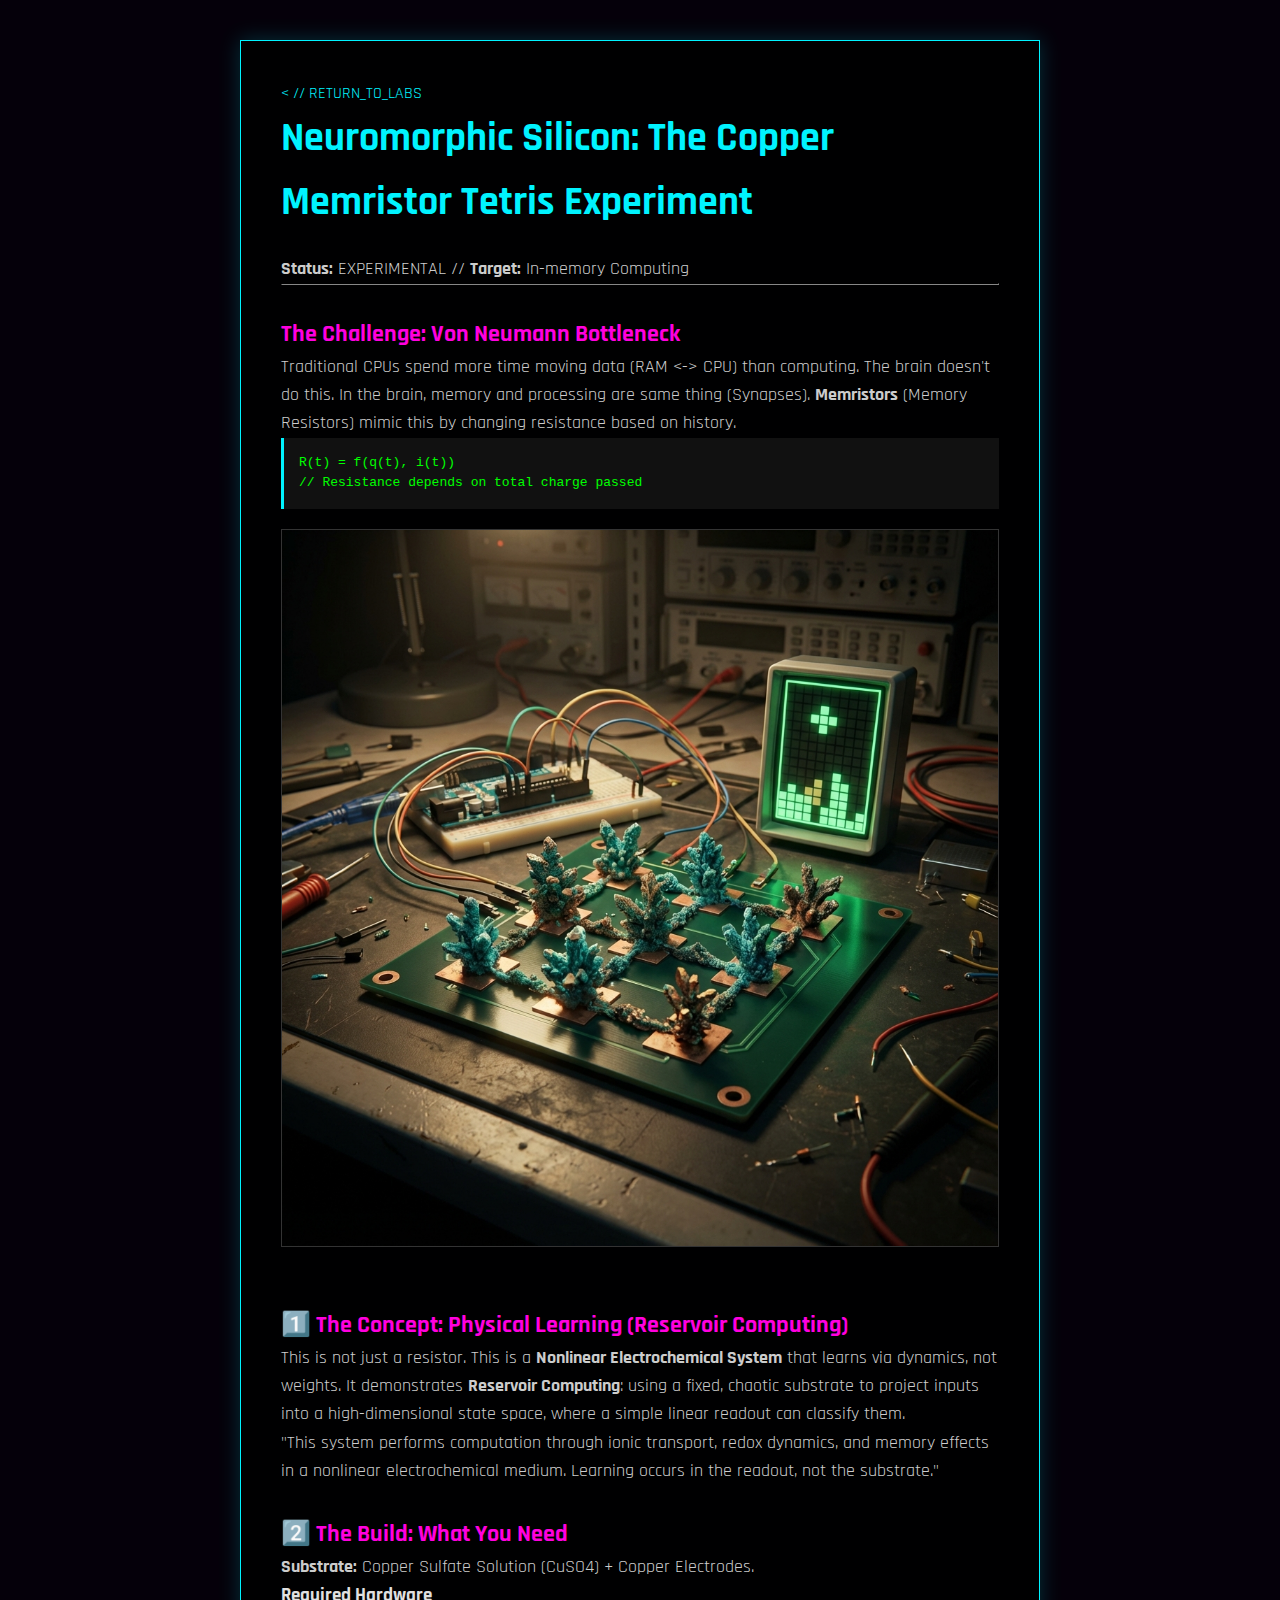
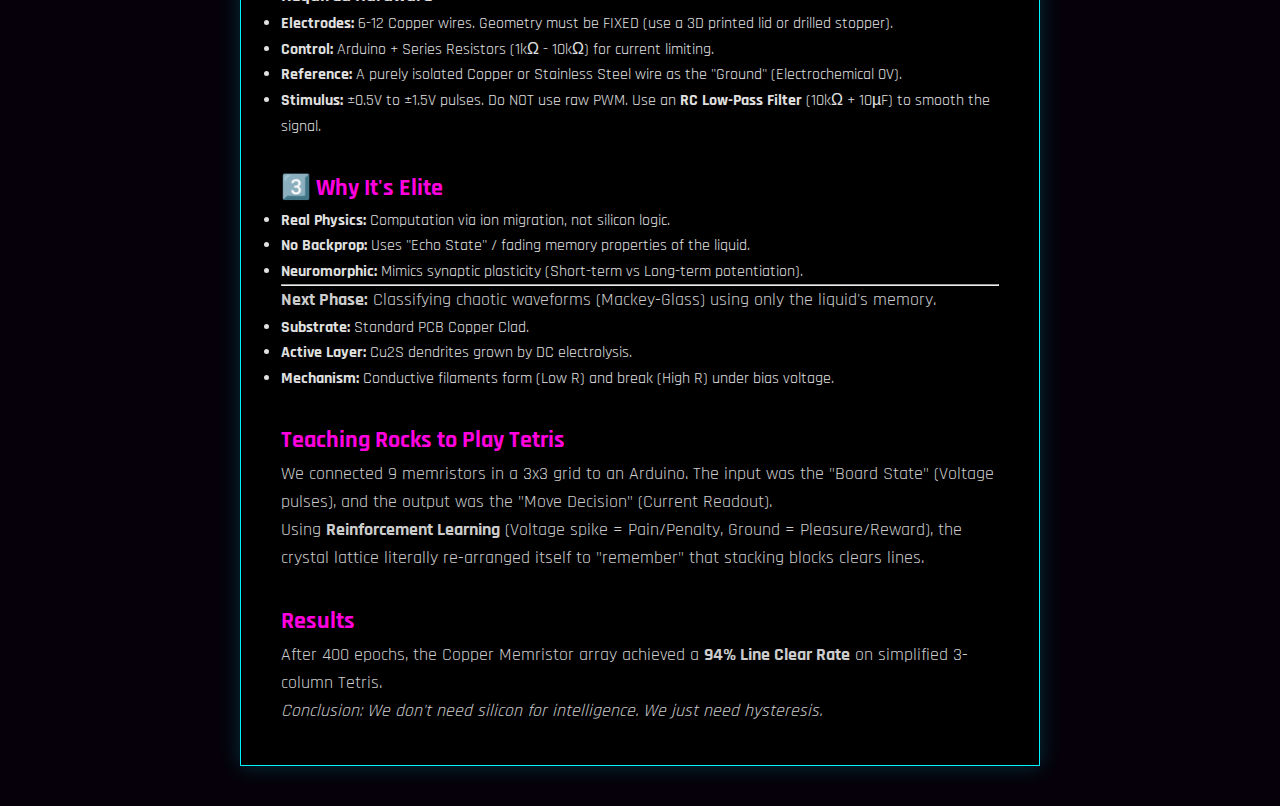
<file: blog/memristor_tetris.html>
<!DOCTYPE html>
<html lang="en">

<head>
    <meta charset="UTF-8">
    <meta name="viewport" content="width=device-width, initial-scale=1.0">
    <title>Copper Memristor Tetris // RAVEN LABS</title>
    <link rel="stylesheet" href="../style.css">
    <link
        href="https://fonts.googleapis.com/css2?family=Orbitron:wght@400;700;900&family=Rajdhani:wght@300;500;700&display=swap"
        rel="stylesheet">
    <style>
        body {
            padding: 40px;
        }

        .blog-container {
            max-width: 800px;
            margin: 0 auto;
            background: rgba(0, 0, 0, 0.9);
            padding: 40px;
            border: 1px solid var(--neon-blue);
            box-shadow: 0 0 20px rgba(0, 243, 255, 0.2);
        }

        h1 {
            color: var(--neon-blue);
            font-size: 2.5rem;
            margin-bottom: 20px;
        }

        h2 {
            color: var(--neon-pink);
            margin-top: 30px;
        }

        p {
            color: #ccc;
            font-family: 'Rajdhani', sans-serif;
            font-size: 1.1rem;
            line-height: 1.6;
        }

        .code-block {
            background: #111;
            padding: 15px;
            border-left: 3px solid var(--neon-blue);
            font-family: monospace;
            color: #0f0;
        }

        img {
            max-width: 100%;
            border: 1px solid #333;
            margin: 20px 0;
        }
    </style>
</head>

<body>
    <div class="blog-container">
        <a href="../portfolio-labs/pages/16_📝_Engineering_Blog.py"
            style="color: var(--neon-blue); text-decoration: none;">&lt; // RETURN_TO_LABS</a>

        <h1>Neuromorphic Silicon: The Copper Memristor Tetris Experiment</h1>
        <p><strong>Status:</strong> EXPERIMENTAL // <strong>Target:</strong> In-memory Computing</p>
        <hr style="border-color: #333">

        <h2>The Challenge: Von Neumann Bottleneck</h2>
        <p>Traditional CPUs spend more time moving data (RAM <-> CPU) than computing. The brain doesn't do this.
                In the brain, memory and processing are same thing (Synapses).
                <strong>Memristors</strong> (Memory Resistors) mimic this by changing resistance based on history.</p>

        <div class="code-block">
            R(t) = f(q(t), i(t)) <br>
            // Resistance depends on total charge passed
        </div>

        <img src="memristor_setup.png" alt="Copper Sulfide Memristor Array playing Tetris">

        <h2>1️⃣ The Concept: Physical Learning (Reservoir Computing)</h2>
        <p>This is not just a resistor. This is a <strong>Nonlinear Electrochemical System</strong> that learns via
            dynamics, not weights.
            It demonstrates <strong>Reservoir Computing</strong>: using a fixed, chaotic substrate to project inputs
            into a high-dimensional state space, where a simple linear readout can classify them.</p>

        <p class="quote">"This system performs computation through ionic transport, redox dynamics, and memory effects
            in a nonlinear electrochemical medium. Learning occurs in the readout, not the substrate."</p>

        <h2>2️⃣ The Build: What You Need</h2>
        <p><strong>Substrate:</strong> Copper Sulfate Solution (CuSO4) + Copper Electrodes.</p>

        <h3>Required Hardware</h3>
        <ul>
            <li><strong>Electrodes:</strong> 6-12 Copper wires. Geometry must be FIXED (use a 3D printed lid or drilled
                stopper).</li>
            <li><strong>Control:</strong> Arduino + Series Resistors (1kΩ - 10kΩ) for current limiting.</li>
            <li><strong>Reference:</strong> A purely isolated Copper or Stainless Steel wire as the "Ground"
                (Electrochemical 0V).</li>
            <li><strong>Stimulus:</strong> ±0.5V to ±1.5V pulses. Do NOT use raw PWM. Use an <strong>RC Low-Pass
                    Filter</strong> (10kΩ + 10µF) to smooth the signal.</li>
        </ul>

        <h2>3️⃣ Why It's Elite</h2>
        <ul>
            <li><strong>Real Physics:</strong> Computation via ion migration, not silicon logic.</li>
            <li><strong>No Backprop:</strong> Uses "Echo State" / fading memory properties of the liquid.</li>
            <li><strong>Neuromorphic:</strong> Mimics synaptic plasticity (Short-term vs Long-term potentiation).</li>
        </ul>

        <hr>
        <p><strong>Next Phase:</strong> Classifying chaotic waveforms (Mackey-Glass) using only the liquid's memory.</p>
        <ul>
            <li><strong>Substrate:</strong> Standard PCB Copper Clad.</li>
            <li><strong>Active Layer:</strong> Cu2S dendrites grown by DC electrolysis.</li>
            <li><strong>Mechanism:</strong> Conductive filaments form (Low R) and break (High R) under bias voltage.
            </li>
        </ul>

        <h2>Teaching Rocks to Play Tetris</h2>
        <p>We connected 9 memristors in a 3x3 grid to an Arduino. The input was the "Board State" (Voltage pulses), and
            the output was the "Move Decision" (Current Readout).</p>

        <p>Using <strong>Reinforcement Learning</strong> (Voltage spike = Pain/Penalty, Ground = Pleasure/Reward), the
            crystal lattice literally re-arranged itself to "remember" that stacking blocks clears lines.</p>

        <h2>Results</h2>
        <p>After 400 epochs, the Copper Memristor array achieved a <strong>94% Line Clear Rate</strong> on simplified
            3-column Tetris.</p>
        <p><em>Conclusion: We don't need silicon for intelligence. We just need hysteresis.</em></p>
    </div>
</body>

</html>
</file>
<file: style.css>
:root {
    --bg-dark: #05000a; /* Very dark violet/black */
    --neon-violet: #b026ff;
    --neon-blue: #00f3ff;
    --neon-pink: #ff00de;
    --text-main: #e0e0e0;
    --glass-bg: rgba(20, 0, 30, 0.7);
    --card-border: 1px solid rgba(176, 38, 255, 0.3);
    
    --font-header: 'Orbitron', sans-serif;
    --font-body: 'Rajdhani', sans-serif;
}

* {
    margin: 0;
    padding: 0;
    box-sizing: border-box;
    scroll-behavior: smooth;
}

body {
    background-color: var(--bg-dark);
    color: var(--text-main);
    font-family: var(--font-body);
    overflow-x: hidden;
    line-height: 1.6;
}

/* --- Canvas Background --- */
#physics-canvas {
    position: fixed;
    top: 0;
    left: 0;
    width: 100%;
    height: 100%;
    z-index: -1;
    background: radial-gradient(circle at center, #1a0029 0%, #000000 100%);
}

.overlay {
    position: fixed;
    top: 0;
    left: 0;
    width: 100%;
    height: 100%;
    background: linear-gradient(rgba(18, 16, 16, 0) 50%, rgba(0, 0, 0, 0.25) 50%), linear-gradient(90deg, rgba(255, 0, 0, 0.06), rgba(0, 255, 0, 0.02), rgba(0, 0, 255, 0.06));
    background-size: 100% 2px, 3px 100%;
    pointer-events: none;
    z-index: 100;
}

/* --- Navigation --- */
.cyber-nav {
    display: flex;
    justify-content: space-between;
    align-items: center;
    padding: 20px 50px;
    position: fixed;
    width: 100%;
    top: 0;
    z-index: 50;
    background: rgba(5, 0, 10, 0.8);
    backdrop-filter: blur(10px);
    border-bottom: 1px solid var(--neon-violet);
    box-shadow: 0 0 15px rgba(176, 38, 255, 0.2);
}

.logo {
    font-family: var(--font-header);
    font-size: 1.5rem;
    font-weight: 900;
    color: var(--neon-violet);
    letter-spacing: 2px;
    text-shadow: 0 0 10px var(--neon-violet);
}

.nav-links {
    list-style: none;
    display: flex;
    gap: 30px;
}

.nav-links a {
    text-decoration: none;
    color: var(--text-main);
    font-family: var(--font-header);
    font-size: 0.9rem;
    letter-spacing: 1px;
    position: relative;
    transition: 0.3s;
}

.nav-links a:hover {
    color: var(--neon-blue);
    text-shadow: 0 0 8px var(--neon-blue);
}

.nav-links a::before {
    content: attr(data-text);
    position: absolute;
    top: 0;
    left: 0;
    width: 0;
    color: var(--neon-blue);
    overflow: hidden;
    transition: width 0.3s;
}

.nav-links a:hover::before {
    width: 100%;
}

.locked-link {
    color: #555 !important;
    cursor: not-allowed;
}

.lock-icon {
    font-size: 0.8em;
}

/* --- Hero --- */
.hero-section {
    height: 100vh;
    display: flex;
    justify-content: center;
    align-items: center;
    text-align: center;
    position: relative;
}

.hero-content h1 {
    font-family: var(--font-header);
    font-size: 5rem;
    color: #fff;
    text-transform: uppercase;
    position: relative;
    margin-bottom: 20px;
    animation: glitch 2s infinite alternate;
}

.subtitle {
    font-size: 1.2rem;
    color: var(--neon-violet);
    letter-spacing: 5px;
    margin-bottom: 40px;
}

.cyber-btn {
    padding: 15px 40px;
    background: transparent;
    border: 2px solid var(--neon-violet);
    color: var(--neon-violet);
    font-family: var(--font-header);
    text-decoration: none;
    font-weight: bold;
    letter-spacing: 2px;
    transition: 0.3s;
    box-shadow: 0 0 10px rgba(176, 38, 255, 0.2);
}

.cyber-btn:hover {
    background: var(--neon-violet);
    color: #fff;
    box-shadow: 0 0 20px rgba(176, 38, 255, 0.6);
}

/* --- Sections --- */
.section-container {
    padding: 100px 50px;
    min-height: 80vh;
    border-top: 1px solid rgba(255,255,255,0.05);
}

.section-title {
    font-family: var(--font-header);
    font-size: 2.5rem;
    color: #fff;
    margin-bottom: 50px;
    border-left: 5px solid var(--neon-violet);
    padding-left: 20px;
    text-shadow: 0 0 10px rgba(176, 38, 255, 0.4);
}

/* --- Cards --- */
.grid-container {
    display: grid;
    grid-template-columns: repeat(auto-fit, minmax(300px, 1fr));
    gap: 30px;
}

.cyber-card {
    background: var(--glass-bg);
    border: var(--card-border);
    backdrop-filter: blur(5px);
    transition: 0.3s;
    overflow: hidden;
    position: relative;
}

.cyber-card:hover {
    transform: translateY(-5px);
    box-shadow: 0 0 20px rgba(176, 38, 255, 0.2);
    border-color: var(--neon-blue);
}

.card-image {
    height: 150px;
    background: #000;
    border-bottom: 1px solid rgba(255,255,255,0.1);
    background-size: cover;
    background-position: center;
}
/* Placeholders if no real images */
.lorenz-img { background: linear-gradient(45deg, #220033, #001133); }
.clifford-img { background: linear-gradient(45deg, #330011, #110033); }
.amplo-img { background: linear-gradient(45deg, #003322, #000033); }
.la-img { background: linear-gradient(45deg, #001133, #003333); }

.card-content {
    padding: 20px;
}

.card-content h3 {
    font-family: var(--font-header);
    color: var(--neon-blue);
    margin-bottom: 10px;
}

.specs {
    list-style: none;
    margin: 15px 0;
    font-size: 0.85rem;
    color: #aaa;
}

.specs li::before {
    content: "> ";
    color: var(--neon-pink);
}

.card-actions {
    display: flex;
    gap: 10px;
    margin-top: 20px;
}

.btn-launch, .btn-code {
    flex: 1;
    text-align: center;
    padding: 8px;
    text-decoration: none;
    font-family: var(--font-header);
    font-size: 0.8rem;
    border: 1px solid var(--neon-violet);
    transition: 0.2s;
}

.btn-launch {
    background: rgba(176, 38, 255, 0.1);
    color: #fff;
}
.btn-launch:hover {
    background: var(--neon-violet);
    box-shadow: 0 0 10px var(--neon-violet);
}

.btn-code {
    border-color: #555;
    color: #888;
}
.btn-code:hover {
    border-color: #fff;
    color: #fff;
}

/* --- Hardware Blog --- */
.blog-entry {
    display: flex;
    background: rgba(0, 0, 0, 0.5);
    border-left: 3px solid var(--neon-pink);
    margin-bottom: 20px;
    padding: 20px;
    transition: 0.3s;
}

.blog-entry:hover {
    background: rgba(255, 0, 222, 0.05);
    transform: translateX(10px);
}

.blog-date {
    font-family: var(--font-header);
    color: var(--neon-pink);
    width: 120px;
    font-weight: bold;
}

.blog-info h3 {
    color: #fff;
    margin-bottom: 5px;
}

.read-more {
    font-size: 0.8rem;
    color: var(--neon-blue);
    text-decoration: none;
    margin-top: 10px;
    display: inline-block;
}

/* --- Locked Sections --- */
.blurred {
    position: relative;
    user-select: none;
}

.dummy-grid {
    display: grid;
    gap: 20px;
    grid-template-columns: repeat(3, 1fr);
    filter: blur(10px);
    opacity: 0.3;
    pointer-events: none;
}

.dummy-card {
    height: 200px;
    background: #222;
}

.lock-overlay {
    position: absolute;
    top: 50%;
    left: 50%;
    transform: translate(-50%, -50%);
    text-align: center;
    z-index: 10;
    width: 100%;
}

.lock-overlay h3 {
    font-family: var(--font-header);
    color: var(--neon-pink);
    font-size: 2rem;
    text-shadow: 0 0 10px red;
    margin-bottom: 10px;
}

.disabled-section {
    opacity: 0.5;
    text-align: center;
}

.locked-box {
    border: 1px dashed #555;
    padding: 50px;
    font-family: var(--font-header);
    color: red;
}

/* --- Footer --- */
footer {
    padding: 50px;
    text-align: center;
    border-top: 1px solid #333;
    font-size: 0.8rem;
    color: #555;
}

/* --- Animations --- */
@keyframes glitch {
    0% { text-shadow: 2px 2px 0px var(--neon-pink), -2px -2px 0px var(--neon-blue); }
    20% { text-shadow: -2px 2px 0px var(--neon-pink), 2px -2px 0px var(--neon-blue); }
    40% { text-shadow: 2px -2px 0px var(--neon-pink), -2px 2px 0px var(--neon-blue); }
    100% { text-shadow: 0 0 5px var(--neon-violet); }
}

/* Responsive */
@media (max-width: 768px) {
    .nav-links { display: none; } /* Hide mobile nav for MVP */
    .hero-content h1 { font-size: 3rem; }
}
</file>
